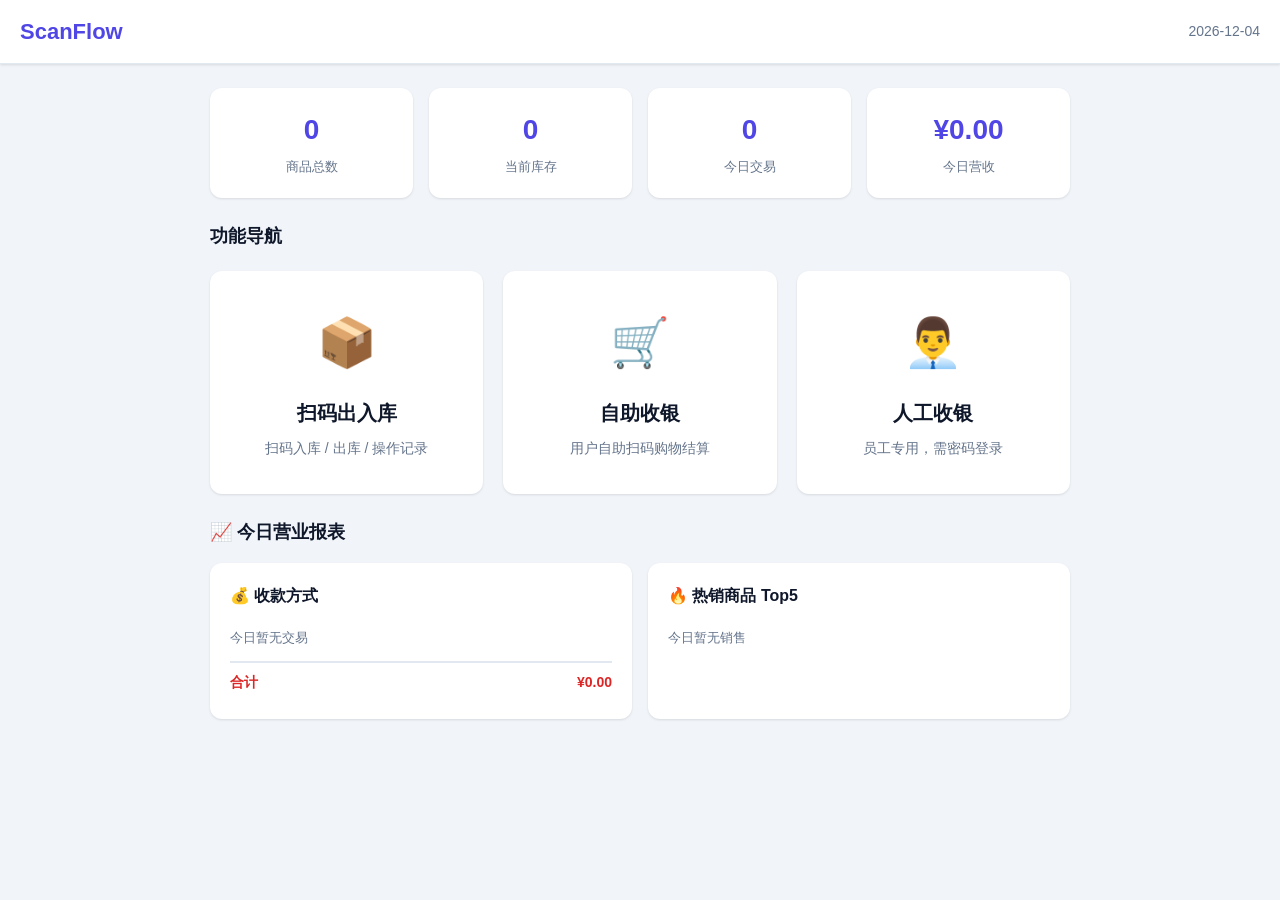
<file: index.html>
<!DOCTYPE html>
<html lang="zh-CN">
<head>
    <meta charset="UTF-8">
    <meta name="viewport" content="width=device-width, initial-scale=1.0">
    <title>ScanFlow - 智能扫码系统</title>
    <link rel="stylesheet" href="css/style.css">
</head>
<body>
    <header class="topbar">
        <div class="topbar-left">
            <span class="topbar-logo">ScanFlow</span>
        </div>
        <div class="topbar-right">
            <span style="font-size:14px;color:var(--text-secondary);" id="current-date"></span>
        </div>
    </header>

    <div class="container">
        <!-- 统计卡片 -->
        <div class="stats-grid" id="stats-grid">
            <div class="stat-card">
                <div class="stat-value" id="stat-products">0</div>
                <div class="stat-label">商品总数</div>
            </div>
            <div class="stat-card">
                <div class="stat-value" id="stat-stock">0</div>
                <div class="stat-label">当前库存</div>
            </div>
            <div class="stat-card">
                <div class="stat-value" id="stat-tx">0</div>
                <div class="stat-label">今日交易</div>
            </div>
            <div class="stat-card">
                <div class="stat-value" id="stat-revenue">0</div>
                <div class="stat-label">今日营收</div>
            </div>
        </div>

        <!-- 功能入口 -->
        <h2 style="font-size:18px;font-weight:700;margin-bottom:16px;">功能导航</h2>
        <div class="home-grid">
            <a href="inventory.html" class="home-card">
                <span class="home-card-icon">📦</span>
                <div class="home-card-title">扫码出入库</div>
                <div class="home-card-desc">扫码入库 / 出库 / 操作记录</div>
            </a>
            <a href="checkout-self.html" class="home-card">
                <span class="home-card-icon">🛒</span>
                <div class="home-card-title">自助收银</div>
                <div class="home-card-desc">用户自助扫码购物结算</div>
            </a>
            <a href="checkout-staff.html" class="home-card">
                <span class="home-card-icon">👨‍💼</span>
                <div class="home-card-title">人工收银</div>
                <div class="home-card-desc">员工专用，需密码登录</div>
            </a>
        </div>

        <!-- 今日营业报表 -->
        <h2 style="font-size:18px;font-weight:700;margin:24px 0 16px;">📈 今日营业报表</h2>
        <div class="report-grid" id="report-grid"></div>

    </div>

    <script src="js/config.js"></script>
    <script src="js/db.js"></script>
    <script src="js/common.js"></script>
    <script>
        // 显示当前日期
        function updateDate() {
            const now = new Date();
            const pad = n => String(n).padStart(2, '0');
            document.getElementById('current-date').textContent =
                `${now.getFullYear()}-${pad(now.getMonth()+1)}-${pad(now.getDate())}`;
        }

        // 更新统计数据
        function updateStats() {
            const stats = DB.getStats();
            document.getElementById('stat-products').textContent = stats.totalProducts;
            document.getElementById('stat-stock').textContent = stats.totalStock;
            document.getElementById('stat-tx').textContent = stats.todayTxCount;
            document.getElementById('stat-revenue').textContent = '\u00a5' + stats.todayRevenue.toFixed(2);
        }

        // 今日营业报表
        function renderReport() {
            const el = document.getElementById('report-grid');
            if (!el) return;
            const today = new Date(); today.setHours(0, 0, 0, 0);
            const txs = DB.getTransactions(2000).filter(t => t.timestamp >= today.getTime());

            const payNames = { cash: '现金', wechat: '微信', alipay: '支付宝' };
            const payMap = {};
            txs.forEach(t => {
                payMap[t.paymentMethod] = payMap[t.paymentMethod] || { count: 0, amount: 0 };
                payMap[t.paymentMethod].count++;
                payMap[t.paymentMethod].amount += t.total;
            });
            const payHtml = Object.keys(payMap).length
                ? Object.keys(payMap).map(m => `
                    <div class="report-row">
                        <span>${payNames[m] || m}</span>
                        <span>${payMap[m].count} 笔 · ${formatMoney(payMap[m].amount)}</span>
                    </div>`).join('')
                : '<div class="report-empty">今日暂无交易</div>';

            const prodMap = {};
            txs.forEach(t => t.items.forEach(i => { prodMap[i.name] = (prodMap[i.name] || 0) + i.quantity; }));
            const top = Object.entries(prodMap).sort((a, b) => b[1] - a[1]).slice(0, 5);
            const topHtml = top.length
                ? top.map(([name, q], idx) => `
                    <div class="report-row">
                        <span>${idx + 1}. ${escapeHtml(name)}</span>
                        <span>${q} 件</span>
                    </div>`).join('')
                : '<div class="report-empty">今日暂无销售</div>';

            const totalAmount = txs.reduce((s, t) => s + t.total, 0);
            el.innerHTML = `
                <div class="report-card">
                    <div class="report-card-title">💰 收款方式</div>
                    ${payHtml}
                    <div class="report-row report-total"><span>合计</span><span>${formatMoney(totalAmount)}</span></div>
                </div>
                <div class="report-card">
                    <div class="report-card-title">🔥 热销商品 Top5</div>
                    ${topHtml}
                </div>
            `;
        }

        document.addEventListener('DOMContentLoaded', () => {
            DB.init().then(() => {
                updateDate();
                updateStats();
                renderReport();
            });
            // 云端数据变化时刷新统计卡片与报表
            DB.onSync = () => { updateStats(); renderReport(); };
        });
    </script>
</body>
</html>
</file>
<file: css/style.css>
/* ==================== 全局重置与变量 ==================== */
:root {
    --primary: #4f46e5;
    --primary-light: #6366f1;
    --primary-dark: #4338ca;
    --success: #059669;
    --success-light: #10b981;
    --warning: #d97706;
    --warning-light: #f59e0b;
    --danger: #dc2626;
    --danger-light: #ef4444;
    --bg: #f1f5f9;
    --card: #ffffff;
    --text: #0f172a;
    --text-secondary: #64748b;
    --border: #e2e8f0;
    --shadow: 0 1px 3px rgba(0,0,0,0.08), 0 1px 2px rgba(0,0,0,0.04);
    --shadow-lg: 0 10px 25px rgba(0,0,0,0.08), 0 4px 10px rgba(0,0,0,0.04);
    --radius: 12px;
    --radius-sm: 8px;
}

* {
    margin: 0;
    padding: 0;
    box-sizing: border-box;
}

body {
    font-family: -apple-system, BlinkMacSystemFont, "Segoe UI", "PingFang SC",
                 "Hiragino Sans GB", "Microsoft YaHei", sans-serif;
    background: var(--bg);
    color: var(--text);
    line-height: 1.6;
    -webkit-font-smoothing: antialiased;
}

/* ==================== 顶部导航栏 ==================== */
.topbar {
    background: var(--card);
    border-bottom: 1px solid var(--border);
    padding: 14px 20px;
    display: flex;
    align-items: center;
    justify-content: space-between;
    position: sticky;
    top: 0;
    z-index: 100;
    box-shadow: var(--shadow);
}

.topbar-left {
    display: flex;
    align-items: center;
    gap: 12px;
}

.topbar-logo {
    font-size: 22px;
    font-weight: 800;
    color: var(--primary);
    text-decoration: none;
    display: flex;
    align-items: center;
    gap: 8px;
}

.topbar-title {
    font-size: 18px;
    font-weight: 700;
}

.topbar-right {
    display: flex;
    align-items: center;
    gap: 12px;
}

.btn-back {
    color: var(--text-secondary);
    text-decoration: none;
    font-size: 14px;
    padding: 8px 16px;
    border-radius: var(--radius-sm);
    transition: background 0.2s;
}

.btn-back:hover {
    background: var(--bg);
}

/* ==================== 主容器 ==================== */
.container {
    max-width: 900px;
    margin: 0 auto;
    padding: 24px 20px;
}

/* ==================== 卡片 ==================== */
.card {
    background: var(--card);
    border-radius: var(--radius);
    box-shadow: var(--shadow);
    padding: 24px;
    margin-bottom: 20px;
}

.card-title {
    font-size: 18px;
    font-weight: 700;
    margin-bottom: 16px;
    display: flex;
    align-items: center;
    gap: 8px;
}

/* ==================== 首页网格 ==================== */
.home-grid {
    display: grid;
    grid-template-columns: repeat(auto-fit, minmax(250px, 1fr));
    gap: 20px;
    margin-top: 20px;
}

.home-card {
    background: var(--card);
    border-radius: var(--radius);
    box-shadow: var(--shadow);
    padding: 32px 24px;
    text-align: center;
    text-decoration: none;
    color: var(--text);
    transition: transform 0.2s, box-shadow 0.2s;
    cursor: pointer;
    border: 2px solid transparent;
}

.home-card:hover {
    transform: translateY(-4px);
    box-shadow: var(--shadow-lg);
    border-color: var(--primary);
}

.home-card-icon {
    font-size: 48px;
    margin-bottom: 16px;
    display: block;
}

.home-card-title {
    font-size: 20px;
    font-weight: 700;
    margin-bottom: 8px;
}

.home-card-desc {
    font-size: 14px;
    color: var(--text-secondary);
}

/* ==================== 标签页 ==================== */
.tabs {
    display: flex;
    gap: 8px;
    margin-bottom: 24px;
    background: var(--card);
    padding: 6px;
    border-radius: var(--radius);
    box-shadow: var(--shadow);
}

.tab {
    flex: 1;
    padding: 12px 16px;
    text-align: center;
    font-size: 15px;
    font-weight: 600;
    color: var(--text-secondary);
    border-radius: var(--radius-sm);
    cursor: pointer;
    transition: all 0.2s;
    border: none;
    background: none;
}

.tab.active {
    background: var(--primary);
    color: white;
}

.tab:not(.active):hover {
    background: var(--bg);
}

/* ==================== 按钮 ==================== */
.btn {
    display: inline-flex;
    align-items: center;
    justify-content: center;
    gap: 8px;
    padding: 12px 24px;
    font-size: 16px;
    font-weight: 600;
    border: none;
    border-radius: var(--radius-sm);
    cursor: pointer;
    transition: all 0.2s;
    text-decoration: none;
    font-family: inherit;
}

.btn-primary {
    background: var(--primary);
    color: white;
}

.btn-primary:hover {
    background: var(--primary-dark);
}

.btn-success {
    background: var(--success);
    color: white;
}

.btn-success:hover {
    background: #047857;
}

.btn-warning {
    background: var(--warning);
    color: white;
}

.btn-warning:hover {
    background: #b45309;
}

.btn-danger {
    background: var(--danger);
    color: white;
}

.btn-danger:hover {
    background: #b91c1c;
}

.btn-outline {
    background: transparent;
    color: var(--primary);
    border: 2px solid var(--primary);
}

.btn-outline:hover {
    background: var(--primary);
    color: white;
}

.btn-secondary {
    background: var(--bg);
    color: var(--text);
}

.btn-secondary:hover {
    background: var(--border);
}

.btn-lg {
    padding: 16px 32px;
    font-size: 18px;
    width: 100%;
}

.btn-sm {
    padding: 6px 12px;
    font-size: 13px;
}

.btn:disabled {
    opacity: 0.5;
    cursor: not-allowed;
}

/* ==================== 扫码区域 ==================== */
.scan-area {
    text-align: center;
    padding: 40px 20px;
}

.scan-area-icon {
    font-size: 72px;
    margin-bottom: 20px;
    display: block;
}

.scan-area-title {
    font-size: 22px;
    font-weight: 700;
    margin-bottom: 8px;
}

.scan-area-desc {
    font-size: 15px;
    color: var(--text-secondary);
    margin-bottom: 28px;
}

.scan-buttons {
    display: flex;
    flex-direction: column;
    gap: 12px;
    max-width: 360px;
    margin: 0 auto;
}

/* ==================== 扫码弹窗 ==================== */
.scan-modal {
    position: fixed;
    inset: 0;
    background: rgba(0,0,0,0.7);
    z-index: 1000;
    display: none;
    align-items: center;
    justify-content: center;
    padding: 20px;
}

.scan-modal.active {
    display: flex;
}

.scan-modal-content {
    background: var(--card);
    border-radius: var(--radius);
    max-width: 500px;
    width: 100%;
    max-height: 90vh;
    overflow-y: auto;
    padding: 24px;
    position: relative;
}

.scan-modal-header {
    display: flex;
    justify-content: space-between;
    align-items: center;
    margin-bottom: 20px;
}

.scan-modal-header h3 {
    font-size: 20px;
    font-weight: 700;
}

.scan-modal-close {
    background: none;
    border: none;
    font-size: 24px;
    cursor: pointer;
    color: var(--text-secondary);
    padding: 4px 8px;
    line-height: 1;
}

#scan-reader {
    width: 100%;
    border-radius: var(--radius-sm);
    overflow: hidden;
    margin-bottom: 16px;
}

/* 视频清晰度：强制铺满、避免被拉伸模糊 */
.scan-viewport {
    position: relative;
    width: 100%;
    background: #000;
    border-radius: var(--radius-sm);
    overflow: hidden;
    margin-bottom: 16px;
}

#scan-reader video {
    width: 100% !important;
    height: auto !important;
    object-fit: cover;
    display: block;
}

#scan-reader img {
    display: none !important;
}

/* 扫码辅助框 + 扫描线 */
.scan-overlay {
    position: absolute;
    inset: 0;
    pointer-events: none;
}

.scan-frame {
    position: absolute;
    left: 11%;
    right: 11%;
    top: 22%;
    bottom: 22%;
    border: 3px solid rgba(255, 255, 255, 0.95);
    border-radius: 12px;
    box-shadow: 0 0 0 9999px rgba(0, 0, 0, 0.35);
}

.scan-line {
    position: absolute;
    left: 11%;
    right: 11%;
    top: 22%;
    height: 2px;
    background: var(--primary);
    box-shadow: 0 0 10px 2px var(--primary);
    animation: scanMove 2.2s ease-in-out infinite;
}

@keyframes scanMove {
    0%   { top: 22%; }
    50%  { top: 78%; }
    100% { top: 22%; }
}

/* ==================== 手动输入 ==================== */
.manual-input-area {
    margin-top: 20px;
}

.input-group {
    margin-bottom: 16px;
}

.input-label {
    display: block;
    font-size: 14px;
    font-weight: 600;
    margin-bottom: 6px;
    color: var(--text);
}

.input-field {
    width: 100%;
    padding: 12px 16px;
    font-size: 16px;
    border: 2px solid var(--border);
    border-radius: var(--radius-sm);
    font-family: inherit;
    transition: border 0.2s;
}

.input-field:focus {
    outline: none;
    border-color: var(--primary);
}

.input-field.error {
    border-color: var(--danger);
}

/* ==================== 商品表单 ==================== */
.product-form {
    margin-top: 20px;
}

/* ==================== 操作记录表格 ==================== */
.records-table {
    width: 100%;
    border-collapse: collapse;
    font-size: 14px;
}

.records-table th {
    text-align: left;
    padding: 12px 16px;
    background: var(--bg);
    font-weight: 700;
    color: var(--text-secondary);
    border-bottom: 2px solid var(--border);
}

.records-table td {
    padding: 12px 16px;
    border-bottom: 1px solid var(--border);
}

.records-table tr:hover {
    background: var(--bg);
}

.badge {
    display: inline-block;
    padding: 3px 10px;
    border-radius: 20px;
    font-size: 12px;
    font-weight: 600;
}

.badge-in {
    background: #d1fae5;
    color: #065f46;
}

.badge-out {
    background: #fee2e2;
    color: #991b1b;
}

/* ==================== 购物车 ==================== */
.cart-container {
    display: grid;
    grid-template-columns: 1fr 340px;
    gap: 20px;
}

@media (max-width: 768px) {
    .cart-container {
        grid-template-columns: 1fr;
    }
}

.cart-items {
    background: var(--card);
    border-radius: var(--radius);
    box-shadow: var(--shadow);
    padding: 20px;
    min-height: 300px;
}

.cart-item {
    display: flex;
    align-items: center;
    gap: 12px;
    padding: 12px;
    border-bottom: 1px solid var(--border);
}

.cart-item:last-child {
    border-bottom: none;
}

.cart-item-info {
    flex: 1;
}

.cart-item-name {
    font-weight: 600;
    font-size: 15px;
}

.cart-item-barcode {
    font-size: 12px;
    color: var(--text-secondary);
}

.cart-item-price {
    font-weight: 700;
    color: var(--primary);
}

.cart-item-controls {
    display: flex;
    align-items: center;
    gap: 8px;
}

.qty-btn {
    width: 32px;
    height: 32px;
    border-radius: var(--radius-sm);
    border: 1px solid var(--border);
    background: var(--card);
    cursor: pointer;
    font-size: 16px;
    font-weight: 700;
    display: flex;
    align-items: center;
    justify-content: center;
    transition: all 0.2s;
}

.qty-btn:hover {
    background: var(--primary);
    color: white;
    border-color: var(--primary);
}

.qty-display {
    min-width: 32px;
    text-align: center;
    font-weight: 600;
}

.cart-summary {
    background: var(--card);
    border-radius: var(--radius);
    box-shadow: var(--shadow);
    padding: 20px;
    height: fit-content;
    position: sticky;
    top: 80px;
}

.summary-row {
    display: flex;
    justify-content: space-between;
    margin-bottom: 8px;
    font-size: 14px;
    color: var(--text-secondary);
}

.summary-total {
    border-top: 2px solid var(--border);
    margin-top: 12px;
    padding-top: 12px;
    font-size: 24px;
    font-weight: 800;
    color: var(--text);
}

.summary-total .amount {
    color: var(--danger);
}

/* ==================== 空状态 ==================== */
.empty-state {
    text-align: center;
    padding: 40px 20px;
    color: var(--text-secondary);
}

.empty-state-icon {
    font-size: 48px;
    margin-bottom: 12px;
    display: block;
}

/* ==================== Toast 提示 ==================== */
.toast {
    position: fixed;
    top: 80px;
    left: 50%;
    transform: translateX(-50%);
    background: var(--text);
    color: white;
    padding: 12px 24px;
    border-radius: var(--radius-sm);
    font-size: 14px;
    font-weight: 600;
    z-index: 2000;
    opacity: 0;
    transition: opacity 0.3s, transform 0.3s;
    pointer-events: none;
    box-shadow: var(--shadow-lg);
}

.toast.show {
    opacity: 1;
    transform: translateX(-50%) translateY(0);
}

.toast-success {
    background: var(--success);
}

.toast-error {
    background: var(--danger);
}

.toast-warning {
    background: var(--warning);
}

/* ==================== 密码输入页 ==================== */
.password-screen {
    max-width: 400px;
    margin: 80px auto;
    text-align: center;
}

.password-screen-icon {
    font-size: 56px;
    margin-bottom: 20px;
}

.password-screen-title {
    font-size: 22px;
    font-weight: 700;
    margin-bottom: 8px;
}

.password-screen-desc {
    font-size: 14px;
    color: var(--text-secondary);
    margin-bottom: 24px;
}

/* ==================== 结算成功 ==================== */
.success-screen {
    text-align: center;
    padding: 60px 20px;
}

.success-icon {
    font-size: 80px;
    margin-bottom: 20px;
    display: block;
}

.success-title {
    font-size: 26px;
    font-weight: 800;
    margin-bottom: 8px;
    color: var(--success);
}

.success-amount {
    font-size: 32px;
    font-weight: 800;
    color: var(--danger);
    margin-bottom: 24px;
}

/* ==================== 支付方式 ==================== */
.payment-methods {
    display: flex;
    gap: 12px;
    margin: 20px 0;
}

.payment-method {
    flex: 1;
    padding: 20px;
    border: 2px solid var(--border);
    border-radius: var(--radius);
    text-align: center;
    cursor: pointer;
    transition: all 0.2s;
    background: var(--card);
}

.payment-method:hover, .payment-method.selected {
    border-color: var(--primary);
    background: #eef2ff;
}

.payment-method-icon {
    font-size: 32px;
    margin-bottom: 8px;
    display: block;
}

.payment-method-name {
    font-size: 14px;
    font-weight: 600;
}

/* ==================== 响应式 ==================== */
@media (max-width: 640px) {
    .container {
        padding: 16px 12px;
    }

    .topbar {
        padding: 12px 14px;
    }

    .topbar-logo {
        font-size: 18px;
    }

    .topbar-title {
        font-size: 16px;
    }

    .btn-back {
        padding: 8px 12px;
        font-size: 13px;
    }

    .card {
        padding: 16px;
    }

    .records-table {
        font-size: 12px;
    }

    .records-table th, .records-table td {
        padding: 8px;
    }

    .home-grid {
        grid-template-columns: 1fr;
        gap: 14px;
    }

    .report-grid {
        grid-template-columns: 1fr;
    }

    .home-card {
        padding: 28px 16px;
        display: flex;
        align-items: center;
        gap: 16px;
        text-align: left;
    }

    .home-card-icon {
        font-size: 40px;
        margin-bottom: 0;
    }

    /* 扫码弹窗在手机上全屏，体验更好 */
    .scan-modal {
        padding: 0;
        align-items: stretch;
    }

    .scan-modal-content {
        max-width: 100%;
        max-height: 100vh;
        height: 100vh;
        border-radius: 0;
        padding: 16px;
        display: flex;
        flex-direction: column;
    }

    .scan-viewport {
        flex: 1;
        min-height: 0;
        display: flex;
        align-items: center;
        justify-content: center;
    }

    #scan-reader video {
        max-height: 60vh;
        width: 100%;
        object-fit: contain;
    }

    .scan-buttons .btn {
        font-size: 17px;
        padding: 16px;
    }

    .btn-lg {
        padding: 16px 20px;
        font-size: 17px;
    }

    .qty-btn {
        width: 40px;
        height: 40px;
        font-size: 20px;
    }

    .data-footer-buttons {
        flex-wrap: wrap;
        justify-content: center;
    }
}

/* 触屏优化：按钮不被长按选中，点击反馈更跟手 */
button, .home-card, .btn {
    -webkit-tap-highlight-color: transparent;
    touch-action: manipulation;
    user-select: none;
}

/* ==================== 统计卡片 ==================== */
.stats-grid {
    display: grid;
    grid-template-columns: repeat(auto-fit, minmax(160px, 1fr));
    gap: 16px;
    margin-bottom: 24px;
}

.stat-card {
    background: var(--card);
    border-radius: var(--radius);
    box-shadow: var(--shadow);
    padding: 20px;
    text-align: center;
}

.stat-value {
    font-size: 28px;
    font-weight: 800;
    color: var(--primary);
}

.stat-label {
    font-size: 13px;
    color: var(--text-secondary);
    margin-top: 4px;
}

/* ==================== 滚动条美化 ==================== */
::-webkit-scrollbar {
    width: 6px;
    height: 6px;
}

::-webkit-scrollbar-track {
    background: transparent;
}

::-webkit-scrollbar-thumb {
    background: var(--border);
    border-radius: 3px;
}

::-webkit-scrollbar-thumb:hover {
    background: var(--text-secondary);
}

/* ==================== 数据管理页脚 ==================== */
.data-footer {
    margin-top: 32px;
    padding-top: 20px;
    border-top: 1px dashed var(--border);
    display: flex;
    flex-direction: column;
    align-items: center;
    gap: 12px;
}

.data-footer-title {
    font-size: 15px;
    font-weight: 700;
    color: var(--text);
}

.data-footer-buttons {
    display: flex;
    gap: 10px;
    flex-wrap: wrap;
    justify-content: center;
}

.data-footer-tip {
    font-size: 12px;
    color: var(--text-secondary);
    text-align: center;
}

/* ==================== 分类徽章 ==================== */
.cat-badge {
    display: inline-block;
    padding: 2px 10px;
    border-radius: 20px;
    font-size: 12px;
    font-weight: 600;
    background: #e0e7ff;
    color: #3730a3;
}

/* ==================== 商品库存列表 ==================== */
.product-row {
    display: flex;
    align-items: center;
    justify-content: space-between;
    gap: 12px;
    padding: 14px 12px;
    border-bottom: 1px solid var(--border);
}
.product-row:last-child { border-bottom: none; }
.product-row-main { flex: 1; min-width: 0; }
.product-row-name { font-weight: 600; font-size: 15px; }
.product-row-meta { display: flex; align-items: center; gap: 8px; margin-top: 4px; flex-wrap: wrap; }
.product-row-barcode { font-size: 12px; color: var(--text-secondary); }
.product-row-stock { text-align: right; flex-shrink: 0; }
.product-row-stock-num { font-size: 20px; font-weight: 800; color: var(--text); }
.product-row-stock-label { font-size: 12px; color: var(--text-secondary); }

/* 低库存预警 */
.product-row.low-stock { background: #fef2f2; }
.product-row.low-stock .product-row-stock-num { color: var(--danger); }
.product-row.low-stock .product-row-stock-label { color: var(--danger); }

/* ==================== 今日营业报表 ==================== */
.report-grid {
    display: grid;
    grid-template-columns: 1fr 1fr;
    gap: 16px;
}
.report-card {
    background: var(--card);
    border-radius: var(--radius);
    box-shadow: var(--shadow);
    padding: 20px;
}
.report-card-title {
    font-size: 16px;
    font-weight: 700;
    margin-bottom: 12px;
}
.report-row {
    display: flex;
    justify-content: space-between;
    font-size: 14px;
    padding: 6px 0;
    border-bottom: 1px dashed var(--border);
}
.report-row:last-child { border-bottom: none; }
.report-total {
    font-weight: 700;
    color: var(--danger);
    border-top: 2px solid var(--border);
    margin-top: 4px;
    padding-top: 8px;
}
.report-empty {
    font-size: 13px;
    color: var(--text-secondary);
    padding: 8px 0;
}

/* ==================== 小票打印 ==================== */
@media print {
    body * { visibility: hidden; }
    #receipt-print-area, #receipt-print-area * { visibility: visible; }
    #receipt-print-area {
        position: absolute;
        left: 0;
        top: 0;
        width: 100%;
        background: #fff !important;
    }
}
</file>
